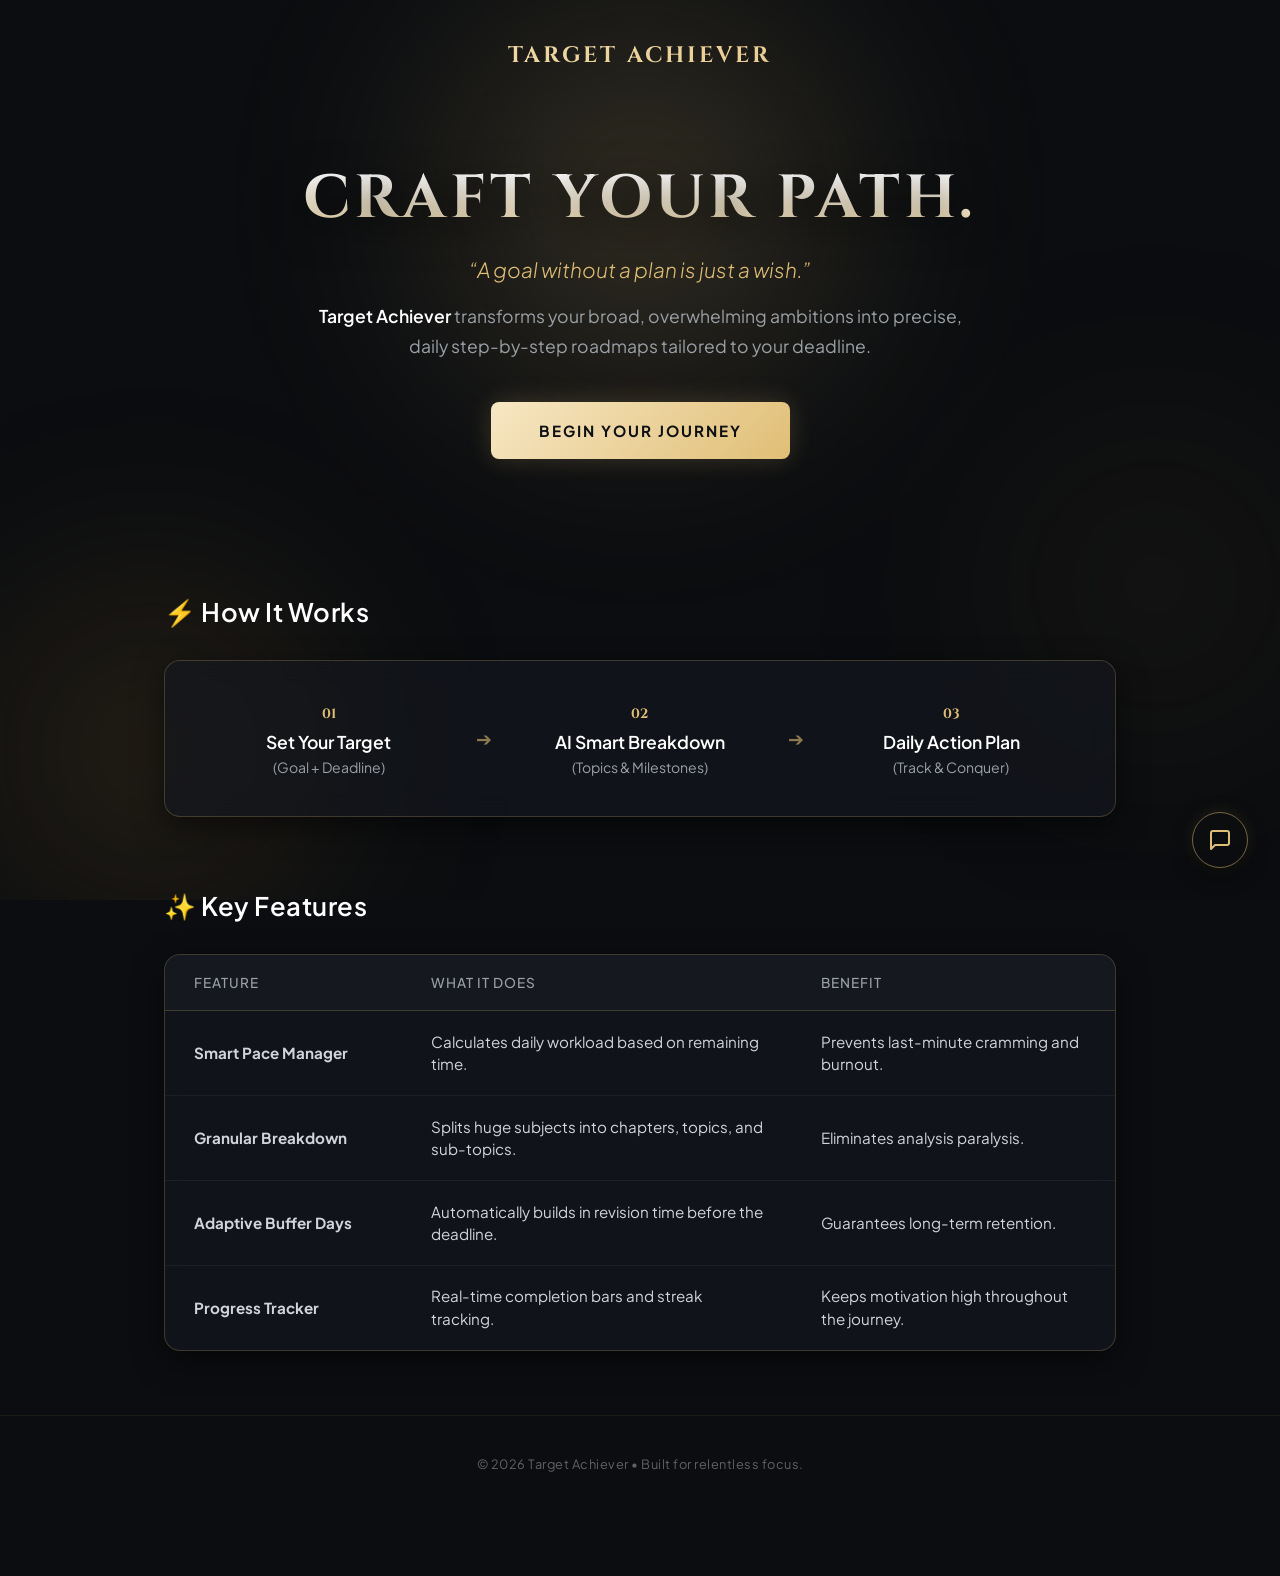
<file: index.html>
<!DOCTYPE html>
<html lang="en">

<head>
    <meta charset="UTF-8">
    <meta name="viewport" content="width=device-width, initial-scale=1.0">
    <title>Target Achiever</title>
    <link rel="stylesheet" href="style.css">
    <!-- Google Fonts for Luxury & Modern UI Typography -->
    <link rel="preconnect" href="https://fonts.googleapis.com">
    <link rel="preconnect" href="https://fonts.gstatic.com" crossorigin>
    <link
        href="https://fonts.googleapis.com/css2?family=Cinzel:wght@600;700&family=Plus+Jakarta+Sans:wght@300;400;500;600;700&display=swap"
        rel="stylesheet">
</head>

<body>
    <!-- Animated Ambient Background Elements -->
    <div class="bg-animation">
        <div class="glow-orb orb-1"></div>
        <div class="glow-orb orb-2"></div>
        <div class="glow-orb orb-3"></div>
    </div>

    <!-- Header / Brand -->
    <header class="header">
        <div class="logo">TARGET ACHIEVER</div>
    </header>

    <main class="container">
        <!-- Hero Section -->
        <section class="hero">
            <h1 class="hero-title">CRAFT YOUR PATH.</h1>
            <p class="quote">“A goal without a plan is just a wish.”</p>
            <p class="hero-description">
                <strong>Target Achiever</strong> transforms your broad, overwhelming ambitions into precise, daily
                step-by-step roadmaps tailored to your deadline.
            </p>

            <!-- Call-to-action button -->
            <div class="cta-wrapper">
                <a href="planner.html">
                    <button class="btn-primary">BEGIN YOUR JOURNEY</button>
                </a>
            </div>
        </section>

        <!-- Section 1: How It Works -->
        <section class="section">
            <h2 class="section-title">⚡ How It Works</h2>
            <div class="workflow-container">
                <div class="workflow-card">
                    <span class="step-num">01</span>
                    <h3>Set Your Target</h3>
                    <p>(Goal + Deadline)</p>
                </div>
                <div class="workflow-arrow">➔</div>
                <div class="workflow-card">
                    <span class="step-num">02</span>
                    <h3>AI Smart Breakdown</h3>
                    <p>(Topics & Milestones)</p>
                </div>
                <div class="workflow-arrow">➔</div>
                <div class="workflow-card">
                    <span class="step-num">03</span>
                    <h3>Daily Action Plan</h3>
                    <p>(Track & Conquer)</p>
                </div>
            </div>
        </section>

        <!-- Section 2: Key Features -->
        <section class="section">
            <h2 class="section-title">✨ Key Features</h2>
            <div class="table-wrapper">
                <table class="features-table">
                    <thead>
                        <tr>
                            <th>Feature</th>
                            <th>What It Does</th>
                            <th>Benefit</th>
                        </tr>
                    </thead>
                    <tbody>
                        <tr>
                            <td class="feature-name">Smart Pace Manager</td>
                            <td>Calculates daily workload based on remaining time.</td>
                            <td>Prevents last-minute cramming and burnout.</td>
                        </tr>
                        <tr>
                            <td class="feature-name">Granular Breakdown</td>
                            <td>Splits huge subjects into chapters, topics, and sub-topics.</td>
                            <td>Eliminates analysis paralysis.</td>
                        </tr>
                        <tr>
                            <td class="feature-name">Adaptive Buffer Days</td>
                            <td>Automatically builds in revision time before the deadline.</td>
                            <td>Guarantees long-term retention.</td>
                        </tr>
                        <tr>
                            <td class="feature-name">Progress Tracker</td>
                            <td>Real-time completion bars and streak tracking.</td>
                            <td>Keeps motivation high throughout the journey.</td>
                        </tr>
                    </tbody>
                </table>
            </div>
        </section>
        <!-- Floating Contact Button -->
        <a href="contact.html" class="floating-contact-btn" title="Contact Us" aria-label="Contact Us">
            <svg xmlns="http://www.w3.org/2000/svg" width="24" height="24" viewBox="0 0 24 24" fill="none"
                stroke="currentColor" stroke-width="2" stroke-linecap="round" stroke-linejoin="round">
                <path d="M21 15a2 2 0 0 1-2 2H7l-4 4V5a2 2 0 0 1 2-2h14a2 2 0 0 1 2 2z"></path>
            </svg>
        </a>
    </main>

    <footer class="site-footer">
        <p>© 2026 Target Achiever • Built for relentless focus.</p>
    </footer>
</body>

</html>
</file>
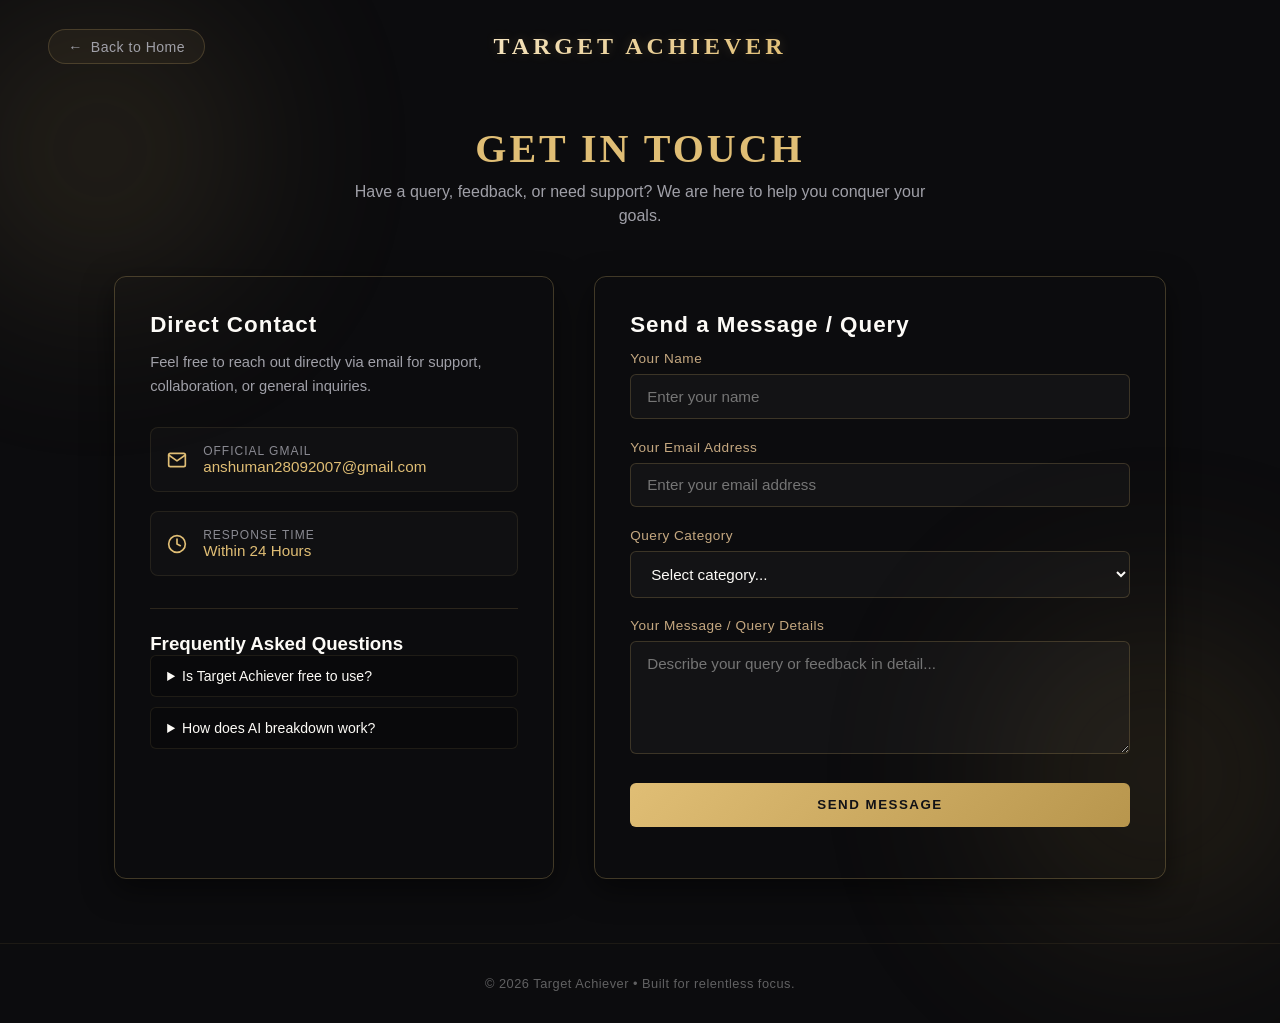
<file: contact.html>
<!DOCTYPE html>
<html lang="en">

<head>
    <meta charset="UTF-8">
    <meta name="viewport" content="width=device-width, initial-scale=1.0">
    <title>Contact Us - Target Achiever</title>
    <link rel="stylesheet" href="style.css">
    <link rel="stylesheet" href="contact.css">
</head>

<body>

    <!-- Header / Navigation -->
    <header class="navbar">
        <a href="index.html" class="back-link">
            <span class="arrow">←</span> Back to Home
        </a>
        <div class="logo">TARGET ACHIEVER</div>
        <div class="nav-spacer"></div> <!-- Balance grid alignment -->
    </header>

    <main class="contact-container">
        <section class="contact-header">
            <h1>GET IN TOUCH</h1>
            <p class="subtitle">Have a query, feedback, or need support? We are here to help you conquer your goals.</p>
        </section>

        <div class="contact-grid">
            <!-- Left Column: Direct Info Card -->
            <div class="contact-info-card">
                <h2>Direct Contact</h2>
                <p>Feel free to reach out directly via email for support, collaboration, or general inquiries.</p>

                <div class="info-item">
                    <div class="info-icon">
                        <svg xmlns="http://www.w3.org/2000/svg" width="20" height="20" viewBox="0 0 24 24" fill="none"
                            stroke="currentColor" stroke-width="2" stroke-linecap="round" stroke-linejoin="round">
                            <path d="M4 4h16c1.1 0 2 .9 2 2v12c0 1.1-.9 2-2 2H4c-1.1 0-2-.9-2-2V6c0-1.1.9-2 2-2z">
                            </path>
                            <polyline points="22,6 12,13 2,6"></polyline>
                        </svg>
                    </div>
                    <div class="info-details">
                        <span class="info-label">Official Gmail</span>
                        <a href="mailto:anshuman28092007@gmail.com" class="info-value">anshuman28092007@gmail.com</a>
                    </div>
                </div>

                <div class="info-item">
                    <div class="info-icon">
                        <svg xmlns="http://www.w3.org/2000/svg" width="20" height="20" viewBox="0 0 24 24" fill="none"
                            stroke="currentColor" stroke-width="2" stroke-linecap="round" stroke-linejoin="round">
                            <circle cx="12" cy="12" r="10"></circle>
                            <polyline points="12 6 12 12 16 14"></polyline>
                        </svg>
                    </div>
                    <div class="info-details">
                        <span class="info-label">Response Time</span>
                        <span class="info-value">Within 24 Hours</span>
                    </div>
                </div>

                <hr class="card-divider">

                <h3>Frequently Asked Questions</h3>
                <div class="faq-mini">
                    <details>
                        <summary>Is Target Achiever free to use?</summary>
                        <p>Yes! Generating study plans and action roadmaps is completely free.</p>
                    </details>
                    <details>
                        <summary>How does AI breakdown work?</summary>
                        <p>Our AI analyzes your syllabus target and remaining deadline days to build an optimized daily
                            study schedule.</p>
                    </details>
                </div>
            </div>

            <!-- Right Column: Query Form -->
            <div class="contact-form-card">
                <h2>Send a Message / Query</h2>
                <form id="contactForm" onsubmit="handleContactSubmit(event)">
                    <div class="form-group">
                        <label for="fullName">Your Name</label>
                        <input type="text" id="fullName" placeholder="Enter your name" required>
                    </div>

                    <div class="form-group">
                        <label for="emailAddr">Your Email Address</label>
                        <input type="email" id="emailAddr" placeholder="Enter your email address" required>
                    </div>

                    <div class="form-group">
                        <label for="queryType">Query Category</label>
                        <select id="queryType" required>
                            <option value="" disabled selected>Select category...</option>
                            <option value="general">General Query</option>
                            <option value="bug">Report an Issue / Bug</option>
                            <option value="feature">Feature Request</option>
                            <option value="other">Other</option>
                        </select>
                    </div>

                    <div class="form-group">
                        <label for="message">Your Message / Query Details</label>
                        <textarea id="message" rows="5" placeholder="Describe your query or feedback in detail..."
                            required></textarea>
                    </div>

                    <button type="submit" class="submit-btn">SEND MESSAGE</button>
                    <div id="formStatus" class="form-status"></div>
                </form>
            </div>
        </div>
    </main>

    <footer class="site-footer">
        <p>© 2026 Target Achiever • Built for relentless focus.</p>
    </footer>

    <script>
        function handleContactSubmit(event) {
            event.preventDefault();
            const statusElem = document.getElementById('formStatus');
            const name = document.getElementById('fullName').value;
            const email = document.getElementById('emailAddr').value;
            const category = document.getElementById('queryType').value;
            const message = document.getElementById('message').value;

            // Open user's default email client pre-filled with their query
            const subject = encodeURIComponent(`[Target Achiever ${category.toUpperCase()}] Inquiry from ${name}`);
            const body = encodeURIComponent(`Name: ${name}\nEmail: ${email}\nCategory: ${category}\n\nMessage:\n${message}`);

            window.location.href = `mailto:anshumansingh0282007@gmail.com?subject=${subject}&body=${body}`;

            statusElem.innerText = "Opening your email app to send the message...";
            statusElem.style.color = "#e0be75";
        }
    </script>
</body>

</html>
</file>
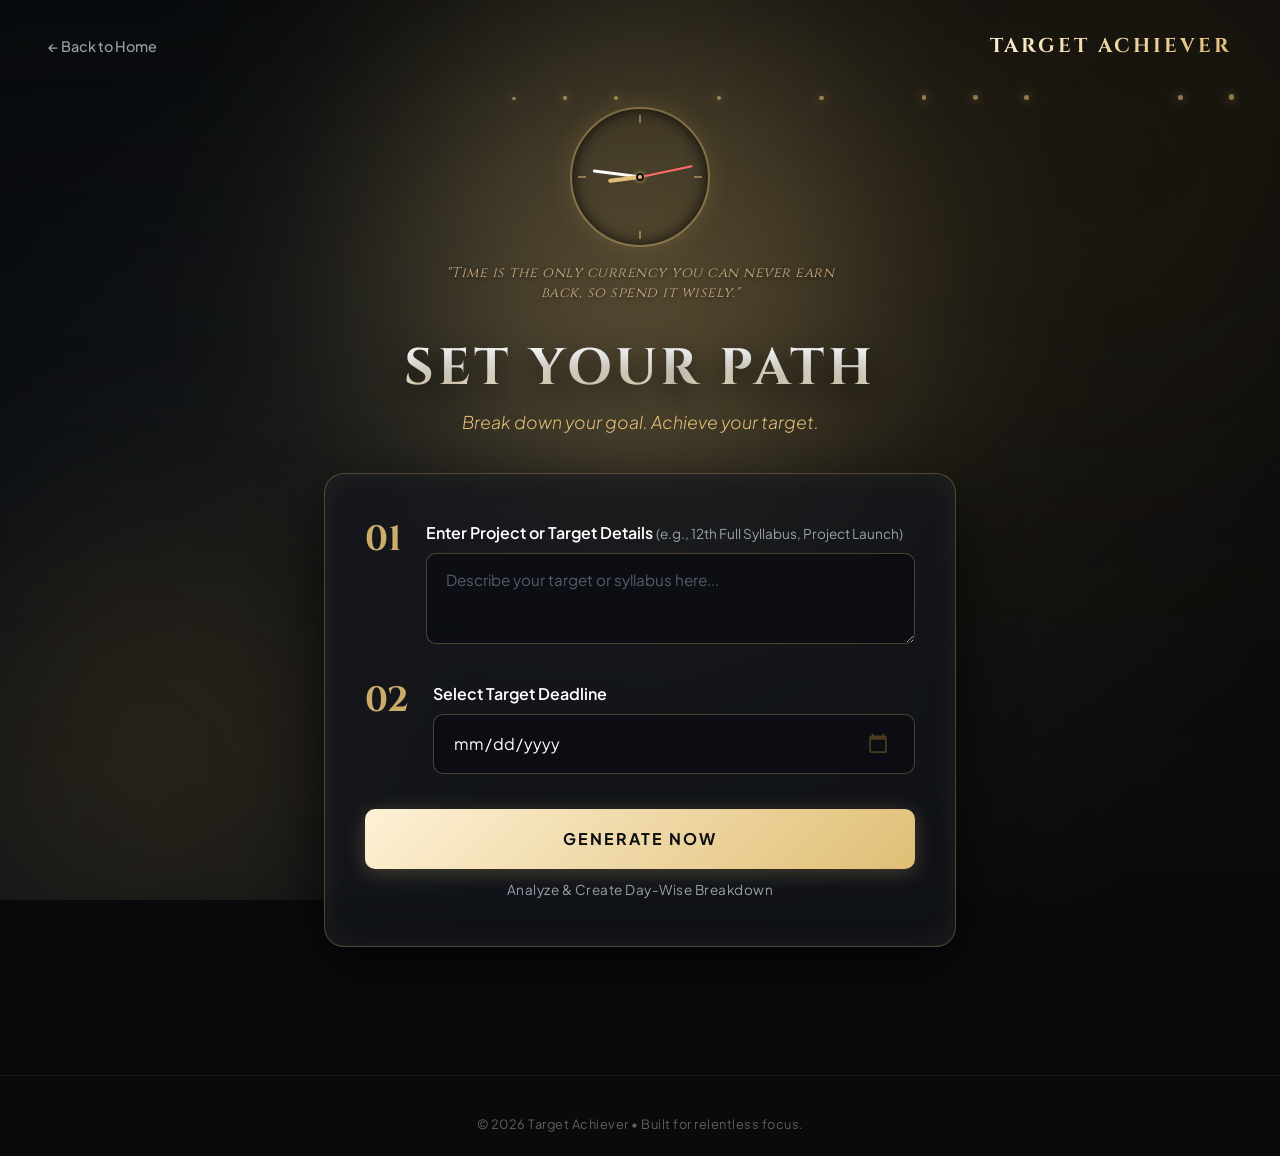
<file: planner.html>
<!DOCTYPE html>
<html lang="en">

<head>
    <meta charset="UTF-8">
    <meta name="viewport" content="width=device-width, initial-scale=1.0">
    <title>Target Achiever - Set Your Path</title>
    <link rel="stylesheet" href="planner-style.css">
    <!-- Google Fonts -->
    <link rel="preconnect" href="https://fonts.googleapis.com">
    <link rel="preconnect" href="https://fonts.gstatic.com" crossorigin>
    <link
        href="https://fonts.googleapis.com/css2?family=Cinzel:wght@600;700&family=Plus+Jakarta+Sans:wght@300;400;500;600;700&display=swap"
        rel="stylesheet">
</head>

<body>

    <!-- Dynamic Animated Mesh & Ambient Lighting -->
    <div class="bg-animation">
        <div class="mesh-gradient"></div>
        <div class="glow-orb orb-center"></div>
        <div class="glow-orb orb-left"></div>
        <div class="glow-orb orb-right"></div>

        <!-- Animated Floating Particles -->
        <div class="particles">
            <span style="--i:11;"></span>
            <span style="--i:12;"></span>
            <span style="--i:24;"></span>
            <span style="--i:10;"></span>
            <span style="--i:14;"></span>
            <span style="--i:23;"></span>
            <span style="--i:18;"></span>
            <span style="--i:16;"></span>
            <span style="--i:19;"></span>
            <span style="--i:20;"></span>
        </div>
    </div>

    <!-- Top Navigation Header -->
    <header class="header">
        <a href="index.html" class="back-link">← Back to Home</a>
        <div class="logo">TARGET ACHIEVER</div>
    </header>

    <!-- Main Form Section -->
    <main class="planner-container">
        <div class="title-group">
            <!-- Aesthetic Analog Clock Section -->
            <div class="clock-container">
                <div class="analog-clock">
                    <div class="clock-face">
                        <div class="hand hour-hand" id="hourHand"></div>
                        <div class="hand minute-hand" id="minuteHand"></div>
                        <div class="hand second-hand" id="secondHand"></div>
                        <div class="center-dot"></div>

                        <!-- Dial Marks -->
                        <span class="mark m-12"></span>
                        <span class="mark m-3"></span>
                        <span class="mark m-6"></span>
                        <span class="mark m-9"></span>
                    </div>
                </div>
                <p class="clock-quote">
                    "Time is the only currency you can never earn back, so spend it wisely."
                </p>
            </div>
            <h1 class="page-title">SET YOUR PATH</h1>
            <p class="page-subtitle">Break down your goal. Achieve your target.</p>
        </div>

        <!-- Glassmorphism Interactive Form Card -->
        <div class="glass-card">
            <form id="targetForm" onsubmit="event.preventDefault();">

                <!-- Step 01: Goal Input -->
                <div class="form-step">
                    <div class="step-num">01</div>
                    <div class="step-content">
                        <label for="targetDetails" class="step-label">
                            Enter Project or Target Details <span class="label-hint">(e.g., 12th Full Syllabus, Project
                                Launch)</span>
                        </label>
                        <textarea id="targetDetails" class="custom-textarea" rows="3"
                            placeholder="Describe your target or syllabus here..." required></textarea>
                    </div>
                </div>

                <!-- Step 02: Deadline Selection -->
                <div class="form-step">
                    <div class="step-num">02</div>
                    <div class="step-content">
                        <label for="targetDeadline" class="step-label">Select Target Deadline</label>
                        <div class="date-input-wrapper">
                            <input type="date" id="targetDeadline" class="custom-date-input" required>
                        </div>
                    </div>
                </div>

                <!-- Submit Section -->
                <div class="submit-wrapper">
                    <button type="submit" class="btn-generate">GENERATE NOW</button>
                    <p class="submit-caption">Analyze & Create Day-Wise Breakdown</p>
                </div>

            </form>
        </div>
    </main>

    <footer class="site-footer">
        <p>© 2026 Target Achiever • Built for relentless focus.</p>
    </footer>



    <script src="planner.js"></script>

</body>

</html>
</file>
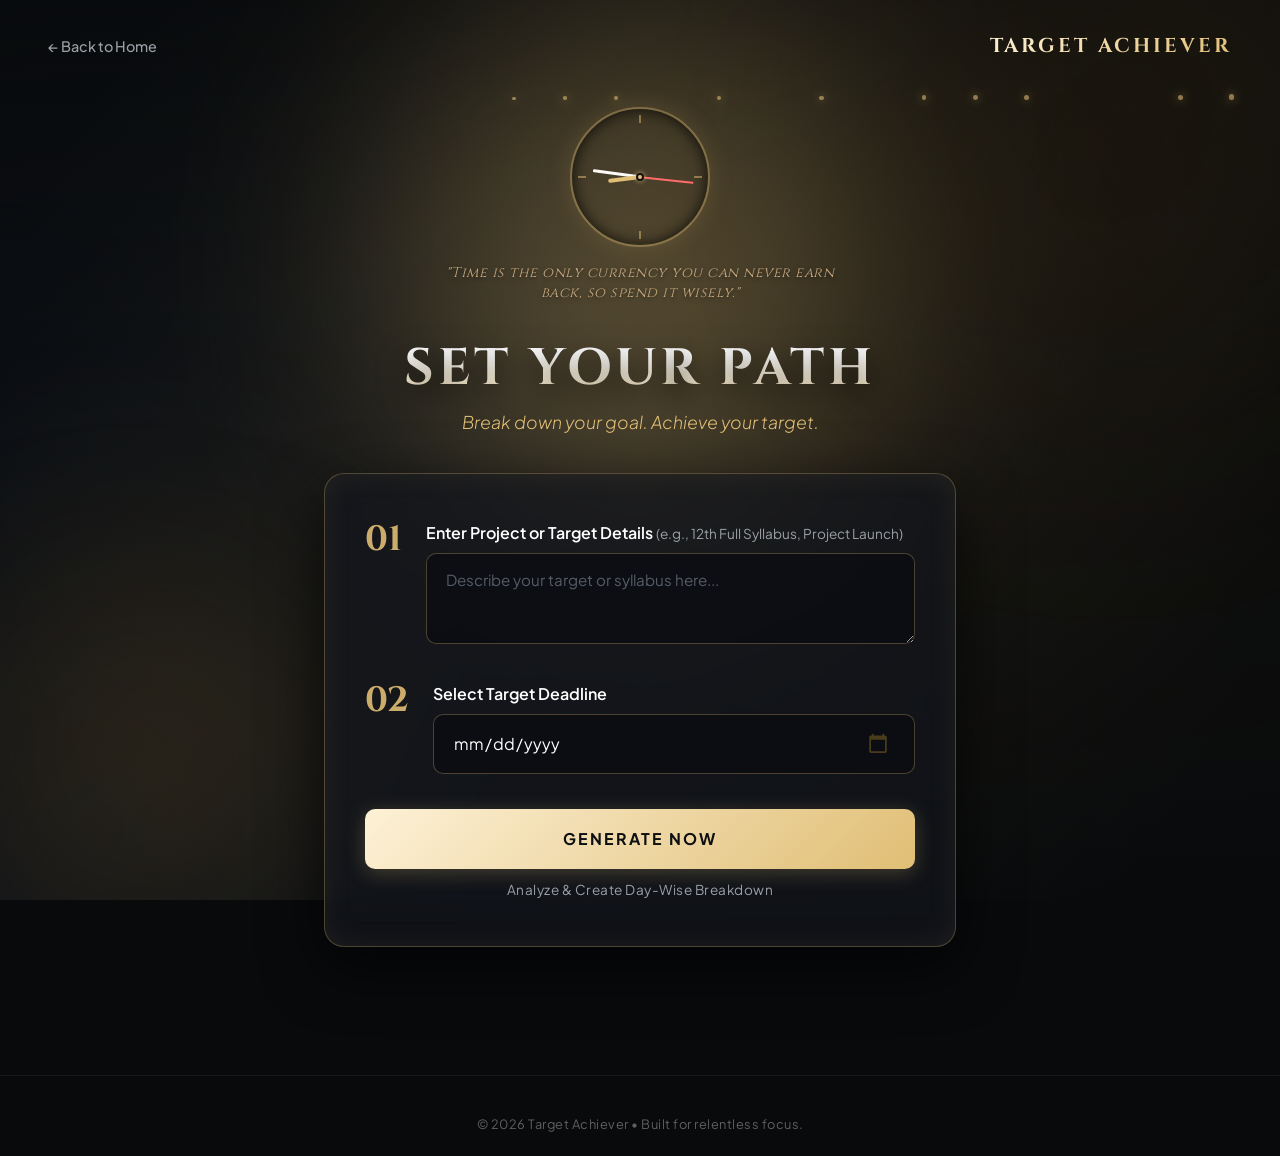
<file: results.html>
<!DOCTYPE html>
<html lang="en">
<head>
    <meta charset="UTF-8">
    <meta name="viewport" content="width=device-width, initial-scale=1.0">
    <title>Target Achiever - AI Roadmap</title>
    <link rel="stylesheet" href="results-style.css">
    <!-- Google Fonts -->
    <link rel="preconnect" href="https://fonts.googleapis.com">
    <link rel="preconnect" href="https://fonts.gstatic.com" crossorigin>
    <link href="https://fonts.googleapis.com/css2?family=Cinzel:wght@600;700&family=Plus+Jakarta+Sans:wght@300;400;500;600;700&display=swap" rel="stylesheet">
    <style>
        /* Loading State Styling */
        .loading-box {
            text-align: center;
            padding: 4rem 2rem;
            background: var(--card-bg);
            border: 1px solid var(--border-gold);
            border-radius: 18px;
            backdrop-filter: blur(16px);
        }
        .spinner {
            width: 50px;
            height: 50px;
            border: 3px solid rgba(224, 190, 117, 0.2);
            border-top-color: var(--gold-primary);
            border-radius: 50%;
            animation: spin 1s linear infinite;
            margin: 0 auto 1.5rem;
        }
        @keyframes spin { to { transform: rotate(360deg); } }
    </style>
</head>
<body>

    <div class="bg-animation">
        <div class="mesh-gradient"></div>
        <div class="glow-orb orb-top"></div>
        <div class="glow-orb orb-bottom"></div>
    </div>

    <header class="header">
        <a href="planner.html" class="back-link">← Modify Target</a>
        <div class="logo">TARGET ACHIEVER</div>
        <button class="btn-outline" onclick="window.print()">Export PDF</button>
    </header>

    <main class="dashboard-container">

        <!-- Dynamic Summary Banner -->
        <section class="summary-card">
            <div class="summary-main">
                <div class="target-info">
                    <span class="badge">ACTIVE AI ROADMAP</span>
                    <h1 class="target-title" id="displayTitle">Analyzing Target...</h1>
                    <p class="target-meta">Deadline: <strong id="displayDeadline">--</strong> • Total Duration: <strong id="displayDuration">-- Days</strong></p>
                </div>
                <div class="progress-box">
                    <div class="progress-percentage" id="displayPercentage">0%</div>
                    <span class="progress-label">Completed</span>
                </div>
            </div>

            <div class="progress-bar-container">
                <div class="progress-bar-fill" id="progressBarFill" style="width: 0%;"></div>
            </div>
        </section>

        <!-- Section Header -->
        <div class="section-header">
            <h2 class="section-title">Day-Wise Action Plan</h2>
        </div>

        <!-- Timeline Grid / AI Loading Area -->
        <div class="timeline-grid" id="timelineGrid">
            <div class="loading-box" id="loadingState">
                <div class="spinner"></div>
                <h3 style="color: var(--gold-light); font-size: 1.2rem; margin-bottom: 0.5rem;">Generating Your AI Roadmap...</h3>
                <p style="color: var(--text-muted); font-size: 0.9rem;">Breaking down your goal into day-by-day actionable topics.</p>
            </div>
        </div>

    </main>

    <!-- External JavaScript File -->
    <script src="script.js"></script>
</body>
</html>
</file>
<file: style.css>
* {
    margin: 0;
    padding: 0;
    box-sizing: border-box;
}

:root {
    --bg-dark: #0b0d10;
    --card-bg: rgba(20, 24, 31, 0.65);
    --gold-primary: #e0be75;
    --gold-light: #f7e7c4;
    --text-main: #f0f2f5;
    --text-muted: #9aa0a6;
    --border-gold: rgba(224, 190, 117, 0.22);
}

body {
    font-family: 'Plus Jakarta Sans', sans-serif;
    background-color: var(--bg-dark);
    color: var(--text-main);
    min-height: 100vh;
    position: relative;
    padding-bottom: 5rem;
    overflow-x: hidden;
}

/* ==========================================================================
   ANIMATED BACKGROUND SYSTEM
   ========================================================================== */
.bg-animation {
    position: fixed;
    top: 0;
    left: 0;
    width: 100vw;
    height: 100vh;
    pointer-events: none;
    z-index: 0;
    overflow: hidden;
}

.glow-orb {
    position: absolute;
    border-radius: 50%;
    filter: blur(100px);
    opacity: 0.25;
    animation-timing-function: ease-in-out;
    animation-iteration-count: infinite;
    animation-direction: alternate;
}

.orb-1 {
    width: 600px;
    height: 600px;
    background: radial-gradient(circle, var(--gold-primary) 0%, rgba(0,0,0,0) 70%);
    top: -100px;
    left: 50%;
    transform: translateX(-50%);
    animation: floatOrb1 12s infinite alternate ease-in-out;
}

.orb-2 {
    width: 500px;
    height: 500px;
    background: radial-gradient(circle, #a1782f 0%, rgba(0,0,0,0) 70%);
    bottom: -100px;
    left: -100px;
    animation: floatOrb2 16s infinite alternate ease-in-out;
}

.orb-3 {
    width: 450px;
    height: 450px;
    background: radial-gradient(circle, #4a3c1c 0%, rgba(0,0,0,0) 70%);
    top: 40%;
    right: -100px;
    animation: floatOrb3 14s infinite alternate ease-in-out;
}

@keyframes floatOrb1 {
    0% { transform: translate(-50%, 0) scale(1); opacity: 0.2; }
    50% { transform: translate(-45%, 50px) scale(1.15); opacity: 0.32; }
    100% { transform: translate(-55%, -30px) scale(0.95); opacity: 0.22; }
}

@keyframes floatOrb2 {
    0% { transform: translate(0, 0) scale(1); }
    100% { transform: translate(120px, -80px) scale(1.2); }
}

@keyframes floatOrb3 {
    0% { transform: translate(0, 0) scale(1); }
    100% { transform: translate(-100px, 60px) scale(1.1); }
}

/* ==========================================================================
   LAYOUT & CONTENT STYLING
   ========================================================================== */

.header {
    padding: 2.5rem 2rem;
    text-align: center;
    position: relative;
    z-index: 10;
}

.logo {
    font-family: 'Cinzel', serif;
    font-size: 1.4rem;
    font-weight: 700;
    letter-spacing: 3px;
    background: linear-gradient(135deg, var(--gold-light), var(--gold-primary));
    -webkit-background-clip: text;
    -webkit-text-fill-color: transparent;
}

.container {
    max-width: 1000px;
    margin: 0 auto;
    padding: 0 1.5rem;
    position: relative;
    z-index: 10;
}

/* Hero Section */
.hero {
    text-align: center;
    padding: 3rem 0 4rem;
}

.hero-title {
    font-family: 'Cinzel', serif;
    font-size: 3.8rem;
    font-weight: 700;
    letter-spacing: 4px;
    margin-bottom: 1rem;
    background: linear-gradient(180deg, #ffffff 20%, var(--gold-light) 70%, var(--gold-primary) 100%);
    -webkit-background-clip: text;
    -webkit-text-fill-color: transparent;
    text-shadow: 0 10px 40px rgba(0, 0, 0, 0.8);
}

.quote {
    font-size: 1.3rem;
    font-style: italic;
    color: var(--gold-primary);
    margin-bottom: 1.2rem;
    font-weight: 300;
}

.hero-description {
    font-size: 1.1rem;
    color: var(--text-muted);
    max-width: 680px;
    margin: 0 auto 2.5rem;
    line-height: 1.7;
}

.hero-description strong {
    color: #ffffff;
    font-weight: 600;
}

/* CTA Button */
.cta-wrapper {
    margin-top: 1.5rem;
}

.btn-primary {
    position: relative;
    background: linear-gradient(135deg, var(--gold-light), var(--gold-primary));
    border: none;
    border-radius: 8px;
    padding: 1.2rem 3rem;
    font-family: 'Plus Jakarta Sans', sans-serif;
    font-size: 0.95rem;
    font-weight: 700;
    letter-spacing: 2px;
    color: #0d0f12;
    cursor: pointer;
    overflow: hidden;
    transition: all 0.4s cubic-bezier(0.165, 0.84, 0.44, 1);
    box-shadow: 0 0 25px rgba(224, 190, 117, 0.2);
}

.btn-primary:hover {
    transform: translateY(-3px) scale(1.02);
    box-shadow: 0 0 40px rgba(224, 190, 117, 0.5);
    background: linear-gradient(135deg, #ffffff, var(--gold-light));
}

/* Sections */
.section {
    margin-top: 4.5rem;
}

.section-title {
    font-size: 1.6rem;
    font-weight: 600;
    margin-bottom: 2rem;
    color: #ffffff;
    letter-spacing: 0.5px;
}

/* ==========================================================================
   POP-UP HOVER ANIMATIONS FOR CARDS / BOXES
   ========================================================================== */

.workflow-container, 
.table-wrapper {
    background: var(--card-bg);
    border: 1px solid var(--border-gold);
    border-radius: 16px;
    backdrop-filter: blur(12px);
    box-shadow: 0 10px 30px rgba(0, 0, 0, 0.5);
    
    /* Smooth Pop-Up Transition */
    transition: transform 0.4s cubic-bezier(0.165, 0.84, 0.44, 1),
                box-shadow 0.4s cubic-bezier(0.165, 0.84, 0.44, 1),
                border-color 0.4s ease;
    will-change: transform, box-shadow;
    cursor: pointer;
}

/* Pop-Up, Golden Glow, and Deep Shadow Effect on Hover */
.workflow-container:hover, 
.table-wrapper:hover {
    transform: translateY(-10px) scale(1.015);
    border-color: rgba(224, 190, 117, 0.6);
    box-shadow: 
        0 25px 50px -10px rgba(0, 0, 0, 0.85),       /* Deep background shadow */
        0 0 40px rgba(224, 190, 117, 0.25),          /* Outer golden glow */
        0 0 15px rgba(224, 190, 117, 0.1) inset;      /* Inner ambient highlight */
}


/* ==========================================
   FLOATING CONTACT ICON (BOTTOM RIGHT)
   ========================================== */
.floating-contact-btn {
    position: fixed;
    bottom: 2rem;
    right: 2rem;
    width: 56px;
    height: 56px;
    background: radial-gradient(145deg, #1e1e24, #121216);
    border: 1.5px solid rgba(224, 190, 117, 0.5);
    border-radius: 50%;
    color: #e0be75;
    display: flex;
    align-items: center;
    justify-content: center;
    text-decoration: none;
    box-shadow: 0 6px 20px rgba(0, 0, 0, 0.6), 0 0 15px rgba(224, 190, 117, 0.15);
    z-index: 1000;
    transition: all 0.3s cubic-bezier(0.4, 0, 0.2, 1);
}

.floating-contact-btn svg {
    width: 24px;
    height: 24px;
    transition: transform 0.3s ease;
}

/* Hover & Focus Effects */
.floating-contact-btn:hover {
    transform: translateY(-4px) scale(1.05);
    background: radial-gradient(145deg, #282830, #16161c);
    border-color: #e0be75;
    color: #fdfbf7;
    box-shadow: 0 10px 25px rgba(0, 0, 0, 0.8), 0 0 22px rgba(224, 190, 117, 0.4);
}

.floating-contact-btn:hover svg {
    transform: scale(1.1);
}

.floating-contact-btn:active {
    transform: translateY(-1px) scale(0.98);
}

/* How It Works Layout */
.workflow-container {
    display: flex;
    align-items: center;
    justify-content: space-between;
    gap: 1rem;
    padding: 2.5rem 2rem;
}

.workflow-card {
    flex: 1;
    text-align: center;
}

.step-num {
    display: inline-block;
    font-family: 'Cinzel', serif;
    font-size: 0.85rem;
    color: var(--gold-primary);
    font-weight: 700;
    margin-bottom: 0.5rem;
}

.workflow-card h3 {
    font-size: 1.1rem;
    font-weight: 600;
    color: #ffffff;
    margin-bottom: 0.3rem;
}

.workflow-card p {
    font-size: 0.88rem;
    color: var(--text-muted);
}

.workflow-arrow {
    color: var(--gold-primary);
    font-size: 1.2rem;
    opacity: 0.6;
}

/* Key Features Table Layout */
.table-wrapper {
    overflow: hidden;
}

.features-table {
    width: 100%;
    border-collapse: collapse;
    text-align: left;
}

.features-table th, 
.features-table td {
    padding: 1.2rem 1.8rem;
}

.features-table th {
    background: rgba(255, 255, 255, 0.02);
    color: var(--text-muted);
    font-weight: 500;
    font-size: 0.85rem;
    text-transform: uppercase;
    letter-spacing: 1px;
    border-bottom: 1px solid var(--border-gold);
}

.features-table tr:not(:last-child) td {
    border-bottom: 1px solid rgba(255, 255, 255, 0.05);
}

.feature-name {
    font-weight: 700;
    color: var(--gold-light);
    font-size: 1rem;
    width: 25%;
}

.features-table td {
    font-size: 0.95rem;
    color: #d1d5db;
    line-height: 1.5;
}

/* Responsive Styling */
@media (max-width: 768px) {
    .hero-title {
        font-size: 2.6rem;
    }
    .workflow-container {
        flex-direction: column;
        gap: 1.8rem;
    }
    .workflow-arrow {
        transform: rotate(90deg);
    }
    .features-table th, .features-table td {
        padding: 1rem;
    }
}

.site-footer {
    text-align: center;
    padding: 2.5rem 1rem 1.5rem;
    color: rgba(255, 255, 255, 0.35);
    font-size: 0.8rem;
    letter-spacing: 0.5px;
    border-top: 1px solid rgba(224, 190, 117, 0.08);
    margin-top: 4rem;
}

tr:hover {
    background-color: rgb(53, 51, 51);

}
</file>
<file: contact.css>
/* ==========================================
   TARGET ACHIEVER - CONTACT PAGE STYLES
   ========================================== */

/* ------------------------------------------
   1. ANIMATED AMBIENT BACKGROUND
   ------------------------------------------ */
body {
    position: relative;
    background-color: #0c0c0e;
    color: #fdfbf7;
    font-family: -apple-system, BlinkMacSystemFont, "Segoe UI", Roboto, Helvetica, Arial, sans-serif;
    margin: 0;
    padding: 0;
    overflow-x: hidden;
    min-height: 100vh;
}

/* Floating Light Orbs Animation */
body::before, body::after {
    content: '';
    position: fixed;
    border-radius: 50%;
    filter: blur(100px);
    opacity: 0.22;
    z-index: 0;
    pointer-events: none;
    animation: floatGlow 14s infinite alternate ease-in-out;
}

/* Top-Left Gold Orb */
body::before {
    width: 400px;
    height: 400px;
    background: radial-gradient(circle, #e0be75, transparent 70%);
    top: -50px;
    left: -100px;
}

/* Bottom-Right Amber Orb */
body::after {
    width: 450px;
    height: 450px;
    background: radial-gradient(circle, #b8964d, transparent 70%);
    bottom: -100px;
    right: -100px;
    animation-delay: -7s;
}

@keyframes floatGlow {
    0% {
        transform: translate(0, 0) scale(1);
        opacity: 0.18;
    }
    50% {
        transform: translate(80px, 50px) scale(1.2);
        opacity: 0.32;
    }
    100% {
        transform: translate(-40px, 90px) scale(0.95);
        opacity: 0.2;
    }
}

.contact-container, .navbar, .site-footer {
    position: relative;
    z-index: 2;
}


/* ------------------------------------------
   2. HEADER & NAVIGATION (PERFECTLY CENTERED)
   ------------------------------------------ */
.navbar {
    display: grid;
    grid-template-columns: 1fr auto 1fr;
    align-items: center;
    padding: 1.8rem 3rem;
    position: relative;
    z-index: 10;
}

.logo {
    grid-column: 2;
    text-align: center;
    font-family: 'Cinzel', serif, Georgia;
    font-size: 1.5rem;
    letter-spacing: 4px;
    color: #e0be75;
    font-weight: 700;
    text-shadow: 0 0 12px rgba(224, 190, 117, 0.2);
}

/* Styled Back Button */
.back-link {
    justify-self: start;
    color: #a0a0a8;
    text-decoration: none;
    font-size: 0.88rem;
    font-weight: 500;
    letter-spacing: 0.5px;
    display: inline-flex;
    align-items: center;
    gap: 8px;
    padding: 0.55rem 1.2rem;
    border-radius: 30px;
    background: rgba(224, 190, 117, 0.05);
    border: 1px solid rgba(224, 190, 117, 0.2);
    transition: all 0.35s cubic-bezier(0.4, 0, 0.2, 1);
}

.back-link .arrow {
    transition: transform 0.3s ease;
}

/* Hover & Active States for Back Button */
.back-link:hover {
    color: #121216;
    background: linear-gradient(135deg, #e0be75, #c5a880);
    border-color: #e0be75;
    transform: translateY(-2px);
    box-shadow: 0 5px 18px rgba(224, 190, 117, 0.35);
    font-weight: 600;
}

.back-link:hover .arrow {
    transform: translateX(-4px);
}

.nav-spacer {
    justify-self: end;
}


/* ------------------------------------------
   3. CONTACT PAGE LAYOUT
   ------------------------------------------ */
.contact-container {
    max-width: 1100px;
    margin: 2rem auto 4rem;
    padding: 0 1.5rem;
}

.contact-header {
    text-align: center;
    margin-bottom: 3rem;
}

.contact-header h1 {
    font-size: 2.5rem;
    letter-spacing: 3px;
    color: #e0be75;
    margin-bottom: 0.5rem;
    font-family: 'Cinzel', serif, Georgia;
}

.contact-header .subtitle {
    color: #a0a0a8;
    font-size: 1rem;
    max-width: 600px;
    margin: 0 auto;
    line-height: 1.5;
}

/* 2-Column Responsive Grid */
.contact-grid {
    display: grid;
    grid-template-columns: 1fr 1.3fr;
    gap: 2.5rem;
}

@media (max-width: 850px) {
    .navbar {
        padding: 1.2rem 1.5rem;
    }

    .contact-grid {
        grid-template-columns: 1fr;
    }
}


/* ------------------------------------------
   4. CARDS & SECTIONS STYLING
   ------------------------------------------ */
.contact-info-card, .contact-form-card {
    background: radial-gradient(145deg, #1e1e24, #121216);
    border: 1px solid rgba(224, 190, 117, 0.25);
    border-radius: 12px;
    padding: 2.2rem;
    box-shadow: 0 10px 30px rgba(0, 0, 0, 0.5);
}

.contact-info-card h2, .contact-form-card h2 {
    color: #fdfbf7;
    font-size: 1.4rem;
    margin-bottom: 0.8rem;
    letter-spacing: 1px;
}

.contact-info-card p {
    color: #a0a0a8;
    font-size: 0.92rem;
    line-height: 1.6;
    margin-bottom: 1.8rem;
}

/* Direct Info Rows */
.info-item {
    display: flex;
    align-items: center;
    gap: 1rem;
    margin-bottom: 1.2rem;
    background: rgba(255, 255, 255, 0.02);
    padding: 1rem;
    border-radius: 8px;
    border: 1px solid rgba(224, 190, 117, 0.1);
}

.info-icon {
    color: #e0be75;
    display: flex;
    align-items: center;
    justify-content: center;
}

.info-details {
    display: flex;
    flex-direction: column;
}

.info-label {
    font-size: 0.75rem;
    text-transform: uppercase;
    letter-spacing: 1px;
    color: #8a8a92;
}

.info-value {
    color: #e0be75;
    font-weight: 500;
    font-size: 0.95rem;
    text-decoration: none;
    word-break: break-all;
}

.info-value:hover {
    text-decoration: underline;
}

.card-divider {
    border: none;
    border-top: 1px solid rgba(224, 190, 117, 0.15);
    margin: 2rem 0 1.5rem;
}

/* Mini FAQ Accordion */
.faq-mini h3 {
    color: #e0be75;
    font-size: 1rem;
    margin-bottom: 1rem;
}

.faq-mini details {
    background: rgba(0, 0, 0, 0.2);
    border: 1px solid rgba(224, 190, 117, 0.1);
    border-radius: 6px;
    margin-bottom: 0.6rem;
    padding: 0.75rem 1rem;
}

.faq-mini summary {
    color: #fdfbf7;
    font-size: 0.88rem;
    cursor: pointer;
    font-weight: 500;
}

.faq-mini details p {
    margin: 0.5rem 0 0;
    font-size: 0.82rem;
    color: #a0a0a8;
}


/* ------------------------------------------
   5. FORM STYLING
   ------------------------------------------ */
.form-group {
    display: flex;
    flex-direction: column;
    margin-bottom: 1.3rem;
}

.form-group label {
    font-size: 0.85rem;
    color: #c5a880;
    margin-bottom: 0.5rem;
    letter-spacing: 0.5px;
}

.form-group input, 
.form-group select, 
.form-group textarea {
    background: rgba(255, 255, 255, 0.03);
    border: 1px solid rgba(224, 190, 117, 0.2);
    border-radius: 6px;
    padding: 0.8rem 1rem;
    color: #fdfbf7;
    font-size: 0.95rem;
    font-family: inherit;
    transition: all 0.3s ease;
}

.form-group select option {
    background: #121216;
    color: #fdfbf7;
}

.form-group input:focus, 
.form-group select:focus, 
.form-group textarea:focus {
    outline: none;
    border-color: #e0be75;
    box-shadow: 0 0 10px rgba(224, 190, 117, 0.2);
}

.submit-btn {
    width: 100%;
    background: linear-gradient(135deg, #e0be75, #b8964d);
    color: #121216;
    border: none;
    padding: 0.9rem;
    font-weight: 600;
    letter-spacing: 1.5px;
    border-radius: 6px;
    cursor: pointer;
    transition: all 0.3s ease;
    margin-top: 0.5rem;
}

.submit-btn:hover {
    transform: translateY(-2px);
    box-shadow: 0 6px 20px rgba(224, 190, 117, 0.35);
    filter: brightness(1.1);
}

.form-status {
    text-align: center;
    font-size: 0.85rem;
    margin-top: 1rem;
}


/* ------------------------------------------
   6. FOOTER STYLING
   ------------------------------------------ */
.site-footer {
    text-align: center;
    padding: 2rem 1rem;
    color: rgba(255, 255, 255, 0.35);
    font-size: 0.8rem;
    letter-spacing: 0.5px;
    border-top: 1px solid rgba(224, 190, 117, 0.08);
    margin-top: 4rem;
}
</file>
<file: planner-style.css>
* {
    margin: 0;
    padding: 0;
    box-sizing: border-box;
}

:root {
    --bg-dark: #080a0c;
    --card-bg: rgba(18, 22, 29, 0.72);
    --gold-primary: #e0be75;
    --gold-light: #fdf1d6;
    --gold-dark: #b8954d;
    --text-main: #f0f2f5;
    --text-muted: #9aa0a6;
    --border-gold: rgba(224, 190, 117, 0.3);
    --border-glow: rgba(224, 190, 117, 0.6);
}

body {
    font-family: 'Plus Jakarta Sans', sans-serif;
    background-color: var(--bg-dark);
    color: var(--text-main);
    min-height: 100vh;
    display: flex;
    flex-direction: column;
    position: relative;
    overflow-x: hidden;
}

/* ==========================================================================
   ADVANCED ANIMATED BACKGROUND (Mesh Gradient + Floating Orbs + Particles)
   ========================================================================== */
.bg-animation {
    position: fixed;
    top: 0;
    left: 0;
    width: 100vw;
    height: 100vh;
    pointer-events: none;
    z-index: 0;
    overflow: hidden;
}

/* Dynamic Mesh Wave */
.mesh-gradient {
    position: absolute;
    width: 140%;
    height: 140%;
    top: -20%;
    left: -20%;
    background: radial-gradient(circle at 50% 50%, rgba(224, 190, 117, 0.08), transparent 60%),
        radial-gradient(circle at 20% 80%, rgba(15, 20, 28, 0.9), transparent 50%),
        radial-gradient(circle at 80% 20%, rgba(40, 32, 18, 0.4), transparent 50%);
    animation: rotateMesh 25s infinite linear;
}

@keyframes rotateMesh {
    0% {
        transform: rotate(0deg) scale(1);
    }

    50% {
        transform: rotate(180deg) scale(1.1);
    }

    100% {
        transform: rotate(360deg) scale(1);
    }
}

/* Floating Light Orbs */
.glow-orb {
    position: absolute;
    border-radius: 50%;
    filter: blur(120px);
    opacity: 0.3;
}

.orb-center {
    width: 500px;
    height: 500px;
    background: var(--gold-primary);
    top: 30%;
    left: 50%;
    transform: translate(-50%, -50%);
    animation: pulseOrb 8s infinite alternate ease-in-out;
}

.orb-left {
    width: 400px;
    height: 400px;
    background: #6e501a;
    bottom: -50px;
    left: -50px;
}

.orb-right {
    width: 450px;
    height: 450px;
    background: #2a2010;
    top: -50px;
    right: -50px;
}

@keyframes pulseOrb {
    0% {
        transform: translate(-50%, -50%) scale(0.9);
        opacity: 0.2;
    }

    100% {
        transform: translate(-50%, -50%) scale(1.2);
        opacity: 0.38;
    }
}

/* Floating Upward Gold Star Particles */
.particles {
    position: relative;
    display: flex;
    z-index: 1;
}

.particles span {
    position: absolute;
    bottom: -100px;
    background: var(--gold-primary);
    border-radius: 50%;
    box-shadow: 0 0 10px var(--gold-primary);
    animation: animateParticles 15s linear infinite;
    animation-duration: calc(180s / var(--i));
    width: calc(var(--i) * 0.15px + 2px);
    height: calc(var(--i) * 0.15px + 2px);
    left: calc(var(--i) * 4vw);
    opacity: 0.6;
}

@keyframes animateParticles {
    0% {
        transform: translateY(105vh) scale(0);
        opacity: 0;
    }

    20% {
        opacity: 0.8;
    }

    100% {
        transform: translateY(-10vh) scale(1);
        opacity: 0;
    }
}

/* ==========================================================================
   HEADER & LAYOUT
   ========================================================================== */
.header {
    padding: 2rem 3rem;
    display: flex;
    justify-content: space-between;
    align-items: center;
    position: relative;
    z-index: 10;
}

.back-link {
    color: var(--text-muted);
    text-decoration: none;
    font-size: 0.9rem;
    font-weight: 500;
    transition: color 0.3s ease;
}

.back-link:hover {
    color: var(--gold-primary);
}

.logo {
    font-family: 'Cinzel', serif;
    font-size: 1.25rem;
    font-weight: 700;
    letter-spacing: 3px;
    background: linear-gradient(135deg, var(--gold-light), var(--gold-primary));
    -webkit-background-clip: text;
    -webkit-text-fill-color: transparent;
}

.planner-container {
    max-width: 680px;
    width: 100%;
    margin: 1rem auto 4rem;
    padding: 0 1.5rem;
    position: relative;
    z-index: 10;
}

.title-group {
    text-align: center;
    margin-bottom: 2.5rem;
}

.page-title {
    font-family: 'Cinzel', serif;
    font-size: 3.2rem;
    font-weight: 700;
    letter-spacing: 4px;
    margin-bottom: 0.5rem;
    background: linear-gradient(180deg, #ffffff 30%, var(--gold-light) 70%, var(--gold-primary) 100%);
    -webkit-background-clip: text;
    -webkit-text-fill-color: transparent;
    text-shadow: 0 10px 30px rgba(0, 0, 0, 0.8);
}

.page-subtitle {
    font-size: 1.1rem;
    font-style: italic;
    color: var(--gold-primary);
    font-weight: 300;
}

/* ==========================================================================
   GLASSMORPHISM CARD & FORM ELEMENTS
   ========================================================================== */
.glass-card {
    background: var(--card-bg);
    border: 1px solid var(--border-gold);
    border-radius: 20px;
    padding: 3rem 2.5rem;
    backdrop-filter: blur(16px);
    -webkit-backdrop-filter: blur(16px);
    box-shadow: 0 20px 60px rgba(0, 0, 0, 0.7),
        0 0 30px rgba(224, 190, 117, 0.08) inset;
    transition: transform 0.4s cubic-bezier(0.165, 0.84, 0.44, 1), box-shadow 0.4s ease;
    animation: cardFloatIn 1s ease-out;
}

@keyframes cardFloatIn {
    0% {
        opacity: 0;
        transform: translateY(30px) scale(0.97);
    }

    100% {
        opacity: 1;
        transform: translateY(0) scale(1);
    }
}

.glass-card:hover {
    box-shadow: 0 30px 70px rgba(0, 0, 0, 0.85),
        0 0 40px rgba(224, 190, 117, 0.18);
    border-color: rgba(224, 190, 117, 0.5);
}

.form-step {
    display: flex;
    gap: 1.5rem;
    margin-bottom: 2.2rem;
}

.step-num {
    font-family: 'Cinzel', serif;
    font-size: 2.2rem;
    font-weight: 700;
    color: var(--gold-primary);
    line-height: 1;
    opacity: 0.9;
}

.step-content {
    flex: 1;
}

.step-label {
    display: block;
    font-size: 1rem;
    font-weight: 600;
    color: #ffffff;
    margin-bottom: 0.6rem;
}

.label-hint {
    font-weight: 400;
    font-size: 0.85rem;
    color: var(--text-muted);
}

/* Inputs & Textarea Styling */
.custom-textarea,
.custom-date-input {
    width: 100%;
    background: rgba(10, 13, 18, 0.75);
    border: 1px solid var(--border-gold);
    border-radius: 10px;
    padding: 1rem 1.2rem;
    font-family: 'Plus Jakarta Sans', sans-serif;
    font-size: 0.95rem;
    color: #ffffff;
    outline: none;
    transition: all 0.3s ease;
    resize: vertical;
}

.custom-textarea::placeholder {
    color: #555c68;
}

.custom-textarea:focus,
.custom-date-input:focus {
    border-color: var(--gold-primary);
    box-shadow: 0 0 20px rgba(224, 190, 117, 0.25);
    background: rgba(12, 16, 22, 0.9);
}


/* Custom Calendar Input Styling */
.date-input-wrapper {
    position: relative;
    display: flex;
    align-items: center;
}

.custom-date-input {
    width: 100%;
    background: rgba(10, 13, 18, 0.75);
    border: 1px solid var(--border-gold);
    border-radius: 10px;
    padding: 1.1rem 1.2rem;
    font-family: 'Plus Jakarta Sans', sans-serif;
    font-size: 1rem;
    color: #ffffff;
    outline: none;
    transition: all 0.3s ease;
    cursor: pointer;

    /* 🌟 Changes calendar selection highlight to GOLD */
    accent-color: var(--gold-primary);
    color-scheme: dark;
}

.custom-date-input:focus {
    border-color: var(--gold-primary);
    box-shadow: 0 0 20px rgba(224, 190, 117, 0.25);
    background: rgba(12, 16, 22, 0.9);
}

/* 🌟 Make native Calendar Icon bigger & give it a Gold tint */
.custom-date-input::-webkit-calendar-picker-indicator {
    cursor: pointer;
    transform: scale(1.4);
    /* Makes icon significantly bigger */
    filter: invert(0.8) sepia(0.8) saturate(3) hue-rotate(5deg) brightness(1.1);
    /* Gold tint filter */
    margin-right: 0.4rem;
    opacity: 0.9;
    transition: transform 0.2s ease, opacity 0.2s ease;
}

.custom-date-input::-webkit-calendar-picker-indicator:hover {
    transform: scale(1.6);
    opacity: 1;
}

/* Submit Section */
.submit-wrapper {
    text-align: center;
    margin-top: 1rem;
}

.btn-generate {
    width: 100%;
    background: linear-gradient(135deg, var(--gold-light), var(--gold-primary));
    border: none;
    border-radius: 10px;
    padding: 1.2rem;
    font-family: 'Plus Jakarta Sans', sans-serif;
    font-size: 1rem;
    font-weight: 700;
    letter-spacing: 2px;
    color: #0d0f12;
    cursor: pointer;
    transition: all 0.3s ease;
    box-shadow: 0 4px 20px rgba(224, 190, 117, 0.25);
}

.btn-generate:hover {
    transform: translateY(-2px);
    box-shadow: 0 8px 30px rgba(224, 190, 117, 0.45);
    background: linear-gradient(135deg, #ffffff, var(--gold-light));
}

.submit-caption {
    font-size: 0.85rem;
    color: var(--text-muted);
    margin-top: 0.8rem;
    letter-spacing: 0.5px;
}

/* Responsive Layout */
@media (max-width: 640px) {
    .page-title {
        font-size: 2.2rem;
    }

    .glass-card {
        padding: 2rem 1.5rem;
    }

    .form-step {
        flex-direction: column;
        gap: 0.5rem;
    }

    .header {
        padding: 1.5rem;
    }
}

/* ==========================================
   AESTHETIC ANALOG CLOCK STYLES
   ========================================== */
.clock-container {
    display: flex;
    flex-direction: column;
    align-items: center;
    justify-content: center;
    margin-bottom: 2rem;
}

.analog-clock {
    width: 140px;
    height: 140px;
    border-radius: 50%;
    background: radial-gradient(145deg, #1e1e24, #121216);
    border: 2px solid rgba(224, 190, 117, 0.4);
    box-shadow: 0 0 25px rgba(224, 190, 117, 0.15), inset 0 0 15px rgba(0, 0, 0, 0.8);
    position: relative;
    display: flex;
    align-items: center;
    justify-content: center;
    margin-bottom: 1rem;
}

.clock-face {
    width: 100%;
    height: 100%;
    position: relative;
}

/* Clock Hands */
.hand {
    position: absolute;
    bottom: 50%;
    left: 50%;
    transform-origin: bottom center;
    border-radius: 4px;
    transition: transform 0.05s cubic-bezier(0.4, 2.08, 0.55, 0.44);
}

.hour-hand {
    width: 4px;
    height: 32px;
    background: #e0be75;
    margin-left: -2px;
    z-index: 3;
}

.minute-hand {
    width: 3px;
    height: 48px;
    background: #fdfbf7;
    margin-left: -1.5px;
    z-index: 2;
}

.second-hand {
    width: 1.5px;
    height: 54px;
    background: #ff6b6b; /* Sleek accent red */
    margin-left: -0.75px;
    z-index: 4;
}

.center-dot {
    width: 8px;
    height: 8px;
    background: #e0be75;
    border: 2px solid #121216;
    border-radius: 50%;
    position: absolute;
    top: 50%;
    left: 50%;
    transform: translate(-50%, -50%);
    z-index: 5;
    box-shadow: 0 0 5px rgba(224, 190, 117, 0.8);
}

/* Dial Marks */
.mark {
    position: absolute;
    background: rgba(224, 190, 117, 0.5);
}

.mark.m-12, .mark.m-6 {
    width: 2px;
    height: 8px;
    left: 50%;
    transform: translateX(-50%);
}
.mark.m-12 { top: 6px; }
.mark.m-6 { bottom: 6px; }

.mark.m-3, .mark.m-9 {
    width: 8px;
    height: 2px;
    top: 50%;
    transform: translateY(-50%);
}
.mark.m-3 { right: 6px; }
.mark.m-9 { left: 6px; }

/* Quote Styling */
.clock-quote {
    font-size: 0.88rem;
    font-style: italic;
    color: #c5a880;
    letter-spacing: 0.5px;
    text-align: center;
    max-width: 420px;
    margin: 0;
    line-height: 1.4;
    text-shadow: 0 2px 4px rgba(0,0,0,0.5);
    font-family: 'Cinzel', serif, Georgia; /* Fallback luxury serif font */
}

.site-footer {
    text-align: center;
    padding: 2.5rem 1rem 1.5rem;
    color: rgba(255, 255, 255, 0.35);
    font-size: 0.8rem;
    letter-spacing: 0.5px;
    border-top: 1px solid rgba(224, 190, 117, 0.08);
    margin-top: 4rem;
}
</file>
<file: results-style.css>
* {
    margin: 0;
    padding: 0;
    box-sizing: border-box;
}

:root {
    --bg-dark: #080a0c;
    --card-bg: rgba(18, 22, 29, 0.72);
    --gold-primary: #e0be75;
    --gold-light: #fdf1d6;
    --text-main: #f0f2f5;
    --text-muted: #9aa0a6;
    --border-gold: rgba(224, 190, 117, 0.28);
}

body {
    font-family: 'Plus Jakarta Sans', sans-serif;
    background-color: var(--bg-dark);
    color: var(--text-main);
    min-height: 100vh;
    padding-bottom: 4rem;
}

/* Animated Background */
.bg-animation {
    position: fixed;
    top: 0;
    left: 0;
    width: 100vw;
    height: 100vh;
    pointer-events: none;
    z-index: 0;
    overflow: hidden;
}

.mesh-gradient {
    position: absolute;
    width: 100%;
    height: 100%;
    background: radial-gradient(circle at 50% 20%, rgba(224, 190, 117, 0.07), transparent 70%);
}

.glow-orb {
    position: absolute;
    border-radius: 50%;
    filter: blur(120px);
    opacity: 0.25;
}

.orb-top { width: 500px; height: 500px; background: var(--gold-primary); top: -100px; right: -100px; }
.orb-bottom { width: 450px; height: 450px; background: #3a2d14; bottom: -100px; left: -100px; }

/* Header Navigation */
.header {
    padding: 1.8rem 3rem;
    display: flex;
    justify-content: space-between;
    align-items: center;
    position: relative;
    z-index: 10;
}

.back-link {
    color: var(--text-muted);
    text-decoration: none;
    font-size: 0.9rem;
    transition: color 0.3s ease;
}

.back-link:hover { color: var(--gold-primary); }

.logo {
    font-family: 'Cinzel', serif;
    font-size: 1.25rem;
    font-weight: 700;
    letter-spacing: 3px;
    background: linear-gradient(135deg, var(--gold-light), var(--gold-primary));
    -webkit-background-clip: text;
    -webkit-text-fill-color: transparent;
}

.btn-outline {
    background: transparent;
    border: 1px solid var(--border-gold);
    color: var(--gold-light);
    padding: 0.6rem 1.4rem;
    border-radius: 8px;
    cursor: pointer;
    font-weight: 600;
    transition: all 0.3s ease;
}

.btn-outline:hover {
    border-color: var(--gold-primary);
    background: rgba(224, 190, 117, 0.1);
}

/* Dashboard Container */
.dashboard-container {
    max-width: 950px;
    margin: 1rem auto 0;
    padding: 0 1.5rem;
    position: relative;
    z-index: 10;
}

/* Summary Banner */
.summary-card {
    background: var(--card-bg);
    border: 1px solid var(--border-gold);
    border-radius: 18px;
    padding: 2rem 2.5rem;
    backdrop-filter: blur(16px);
    margin-bottom: 2.5rem;
    box-shadow: 0 15px 40px rgba(0, 0, 0, 0.6);
}

.summary-main {
    display: flex;
    justify-content: space-between;
    align-items: center;
    margin-bottom: 1.5rem;
}

.badge {
    background: rgba(224, 190, 117, 0.15);
    color: var(--gold-primary);
    font-size: 0.75rem;
    font-weight: 700;
    letter-spacing: 1.5px;
    padding: 0.3rem 0.8rem;
    border-radius: 20px;
    border: 1px solid rgba(224, 190, 117, 0.3);
}

.target-title {
    font-family: 'Cinzel', serif;
    font-size: 1.8rem;
    color: #ffffff;
    margin: 0.6rem 0 0.3rem;
}

.target-meta {
    font-size: 0.9rem;
    color: var(--text-muted);
}

.target-meta strong { color: var(--gold-light); }

.progress-box { text-align: right; }

.progress-percentage {
    font-family: 'Cinzel', serif;
    font-size: 2.2rem;
    font-weight: 700;
    color: var(--gold-primary);
}

.progress-label {
    font-size: 0.8rem;
    color: var(--text-muted);
    text-transform: uppercase;
}

/* Progress Bar */
.progress-bar-container {
    width: 100%;
    height: 8px;
    background: rgba(255, 255, 255, 0.08);
    border-radius: 10px;
    overflow: hidden;
}

.progress-bar-fill {
    height: 100%;
    background: linear-gradient(90deg, var(--gold-primary), var(--gold-light));
    border-radius: 10px;
    box-shadow: 0 0 12px var(--gold-primary);
}

/* Timeline Cards */
.section-header {
    display: flex;
    justify-content: space-between;
    align-items: center;
    margin-bottom: 1.8rem;
}

.section-title {
    font-size: 1.4rem;
    font-weight: 600;
}

.filter-tabs { display: flex; gap: 0.6rem; }

.tab-btn {
    background: rgba(255, 255, 255, 0.04);
    border: 1px solid transparent;
    color: var(--text-muted);
    padding: 0.5rem 1rem;
    border-radius: 8px;
    cursor: pointer;
    font-size: 0.85rem;
    transition: all 0.3s ease;
}

.tab-btn.active, .tab-btn:hover {
    background: rgba(224, 190, 117, 0.12);
    border-color: var(--border-gold);
    color: var(--gold-light);
}

.timeline-grid {
    display: flex;
    flex-direction: column;
    gap: 1.2rem;
}

/* Individual Day Card */
.day-card {
    background: var(--card-bg);
    border: 1px solid var(--border-gold);
    border-radius: 14px;
    padding: 1.5rem 2rem;
    backdrop-filter: blur(12px);
    transition: transform 0.3s cubic-bezier(0.165, 0.84, 0.44, 1), box-shadow 0.3s ease;
}

.day-card:hover {
    transform: translateY(-4px);
    box-shadow: 0 15px 35px rgba(0, 0, 0, 0.7), 0 0 25px rgba(224, 190, 117, 0.15);
    border-color: rgba(224, 190, 117, 0.5);
}

.day-header {
    display: flex;
    justify-content: space-between;
    align-items: center;
    margin-bottom: 0.6rem;
}

.day-badge {
    font-family: 'Cinzel', serif;
    font-weight: 700;
    color: var(--gold-primary);
    font-size: 0.9rem;
    letter-spacing: 1px;
}

.gold-badge { color: var(--gold-light); }

.day-date {
    font-size: 0.85rem;
    color: var(--text-muted);
}

.day-title {
    font-size: 1.2rem;
    font-weight: 600;
    color: #ffffff;
    margin-bottom: 0.3rem;
}

.est-time {
    display: inline-block;
    font-size: 0.8rem;
    color: var(--text-muted);
    margin-bottom: 1rem;
}

/* Task Checkboxes */
.task-list {
    list-style: none;
    display: flex;
    flex-direction: column;
    gap: 0.7rem;
}

.task-item {
    display: flex;
    align-items: center;
    gap: 0.8rem;
}

.gold-checkbox {
    appearance: none;
    width: 18px;
    height: 18px;
    border: 1px solid var(--border-gold);
    border-radius: 4px;
    background: rgba(10, 13, 18, 0.8);
    cursor: pointer;
    position: relative;
    transition: all 0.2s ease;
}

.gold-checkbox:checked {
    background: var(--gold-primary);
    border-color: var(--gold-primary);
}

.gold-checkbox:checked::after {
    content: '✓';
    position: absolute;
    color: #0d0f12;
    font-weight: 900;
    font-size: 12px;
    top: 50%;
    left: 50%;
    transform: translate(-50%, -50%);
}

.task-item label {
    font-size: 0.95rem;
    color: #d1d5db;
    cursor: pointer;
}

.gold-checkbox:checked + label {
    text-decoration: line-through;
    color: var(--text-muted);
}

@media (max-width: 640px) {
    .header { padding: 1.2rem; }
    .summary-main { flex-direction: column; align-items: flex-start; gap: 1rem; }
    .section-header { flex-direction: column; align-items: flex-start; gap: 1rem; }
}
</file>
